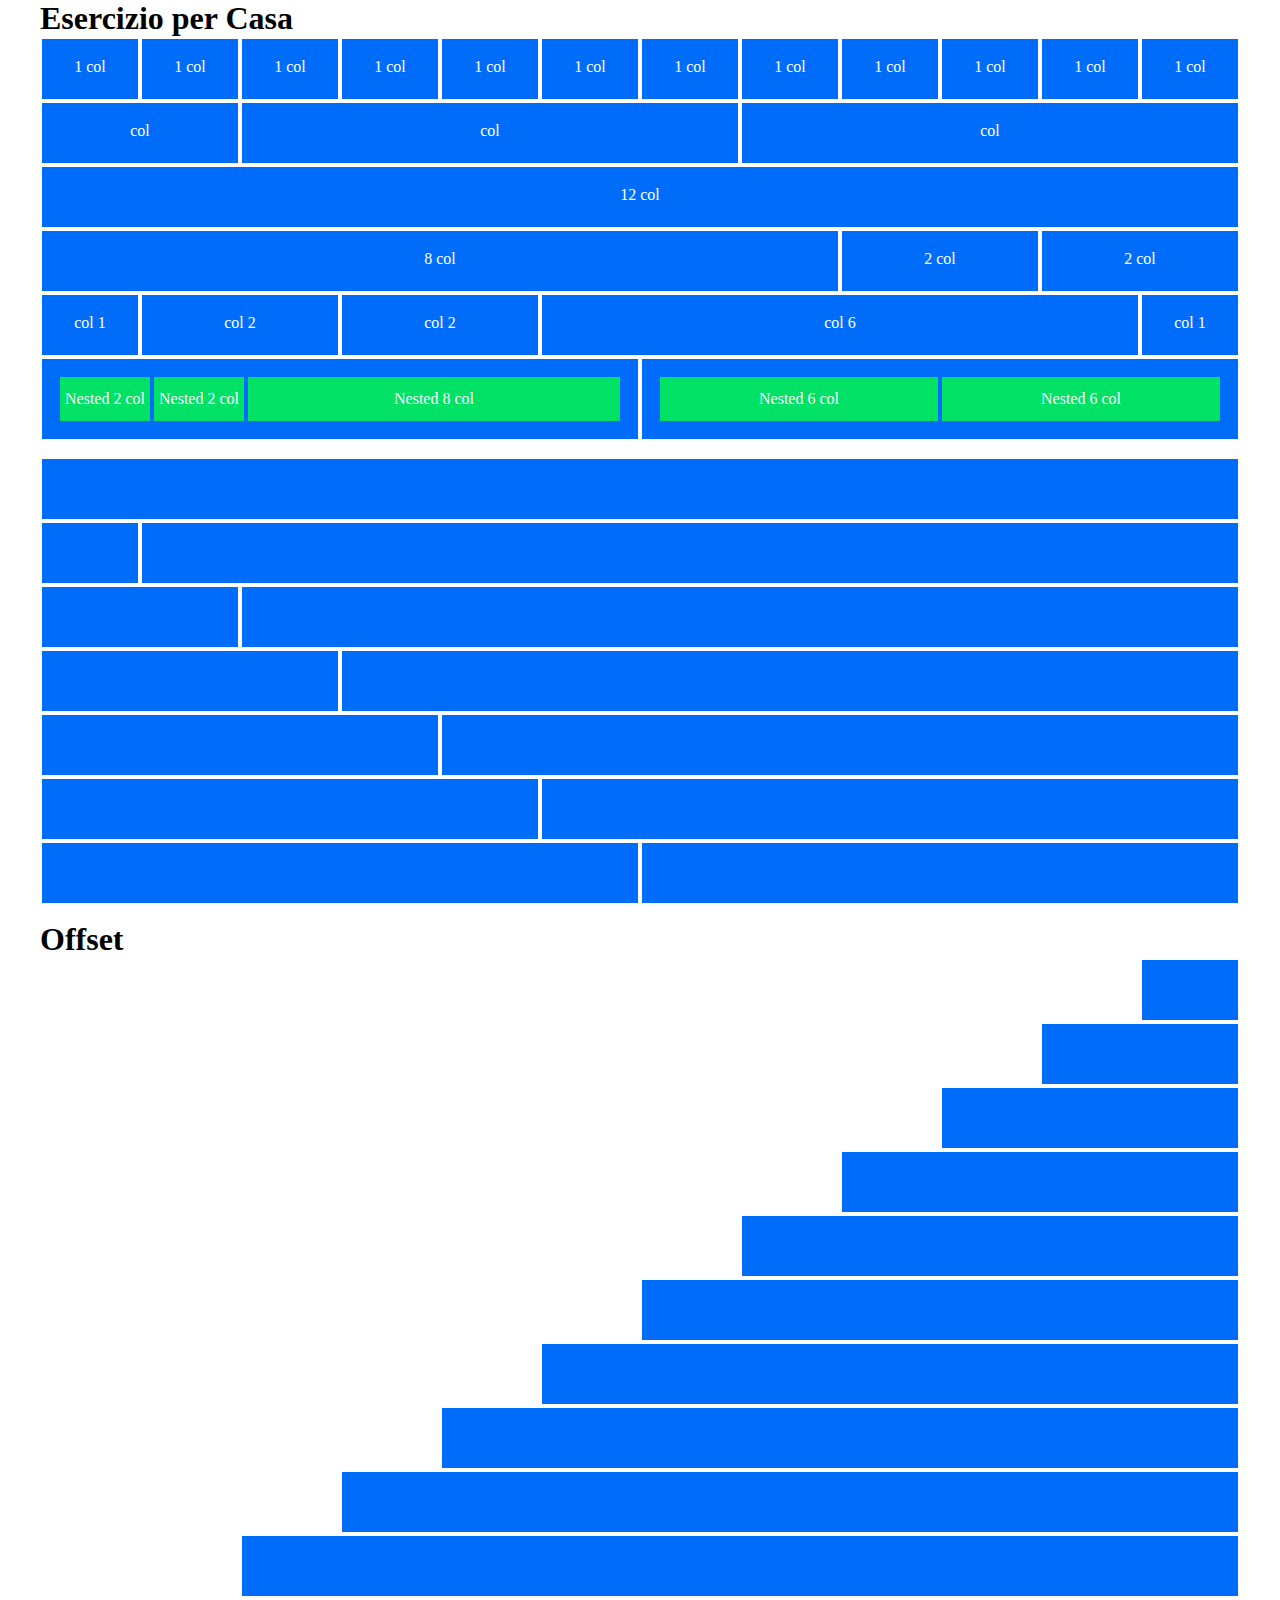
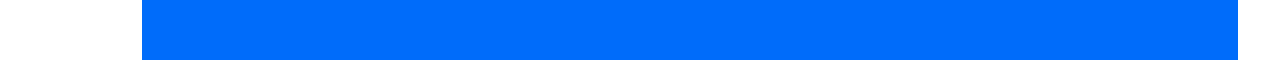
<file: index.html>
<!DOCTYPE html>
<html lang="en">
<head>
    <meta charset="UTF-8">
    <meta http-equiv="X-UA-Compatible" content="IE=edge">
    <meta name="viewport" content="width=device-width, initial-scale=1.0">
    <title>html-css-12bool</title>

    <link rel="stylesheet" href="12bool.css">
    <link rel="stylesheet" href="style.css">
</head>
<body>
    <div class="container"> <!--first section, col-x-->
        <h1>Esercizio per Casa</h1>
        <div class="row">
            <div class="blue-object col-1">1 col</div>
            <div class="blue-object col-1">1 col</div>
            <div class="blue-object col-1">1 col</div>
            <div class="blue-object col-1">1 col</div>
            <div class="blue-object col-1">1 col</div>
            <div class="blue-object col-1">1 col</div>
            <div class="blue-object col-1">1 col</div>
            <div class="blue-object col-1">1 col</div>
            <div class="blue-object col-1">1 col</div>
            <div class="blue-object col-1">1 col</div>
            <div class="blue-object col-1">1 col</div>
            <div class="blue-object col-1">1 col</div>
        </div>

        <div class="row">
            <div class="blue-object col-2">col</div>
            <div class="blue-object col-5">col</div>
            <div class="blue-object col-5">col</div>
        </div>

        <div class="row">
            <div class="blue-object col-12">12 col</div>
        </div>

        <div class="row">
            <div class="blue-object col-8">8 col</div>
            <div class="blue-object col-2">2 col</div>
            <div class="blue-object col-2">2 col</div>
        </div>

        <div class="row">
            <div class="blue-object col-1">col 1</div>
            <div class="blue-object col-2">col 2</div>
            <div class="blue-object col-2">col 2</div>
            <div class="blue-object col-6">col 6</div>
            <div class="blue-object col-1">col 1</div>
        </div>

        <div class="row">
            <div class="blue-container col-6">
                <div class="row">
                    <div class="nested-object col-2">Nested 2 col</div>
                    <div class="nested-object col-2">Nested 2 col</div>
                    <div class="nested-object col-8">Nested 8 col</div>
                </div>
            </div>
            <div class="blue-container col-6">
                <div class="row">
                    <div class="nested-object col-6">Nested 6 col</div>
                    <div class="nested-object col-6">Nested 6 col</div>
                </div>
            </div>
        </div>
    </div>

    <div class="container"> <!--second section implementing generic col feature-->
        <div class="row">
            <div class="blue-object col-12"></div>
        </div>
        <div class="row">
            <div class="blue-object col-1"></div>
            <div class="blue-object col"></div>
        </div>
        <div class="row">
            <div class="blue-object col-2"></div>
            <div class="blue-object col"></div>
        </div>
        <div class="row">
            <div class="blue-object col-3"></div>
            <div class="blue-object col"></div>
        </div>
        <div class="row">
            <div class="blue-object col-4"></div>
            <div class="blue-object col"></div>
        </div>
        <div class="row">
            <div class="blue-object col-5"></div>
            <div class="blue-object col"></div>
        </div>
        <div class="row">
            <div class="blue-object col-6"></div>
            <div class="blue-object col"></div>
        </div>
    </div>

    <div class="container"> <!--third section, Offset implementation-->
        <h1>Offset</h1>
        <div class="row">
            <div class="blue-object col col-offset-11"></div>
        </div>
        <div class="row">
            <div class="blue-object col col-offset-10"></div>
        </div>
        <div class="row">
            <div class="blue-object col col-offset-9"></div>
        </div>
        <div class="row">
            <div class="blue-object col col-offset-8"></div>
        </div>
        <div class="row">
            <div class="blue-object col col-offset-7"></div>
        </div>
        <div class="row">
            <div class="blue-object col col-offset-6"></div>
        </div>
        <div class="row">
            <div class="blue-object col col-offset-5"></div>
        </div>
        <div class="row">
            <div class="blue-object col col-offset-4"></div>
        </div>
        <div class="row">
            <div class="blue-object col col-offset-3"></div>
        </div>
        <div class="row">
            <div class="blue-object col col-offset-2"></div>
        </div>
        <div class="row">
            <div class="blue-object col col-offset-1"></div>
        </div>
    </div>
</body>
</html>
</file>
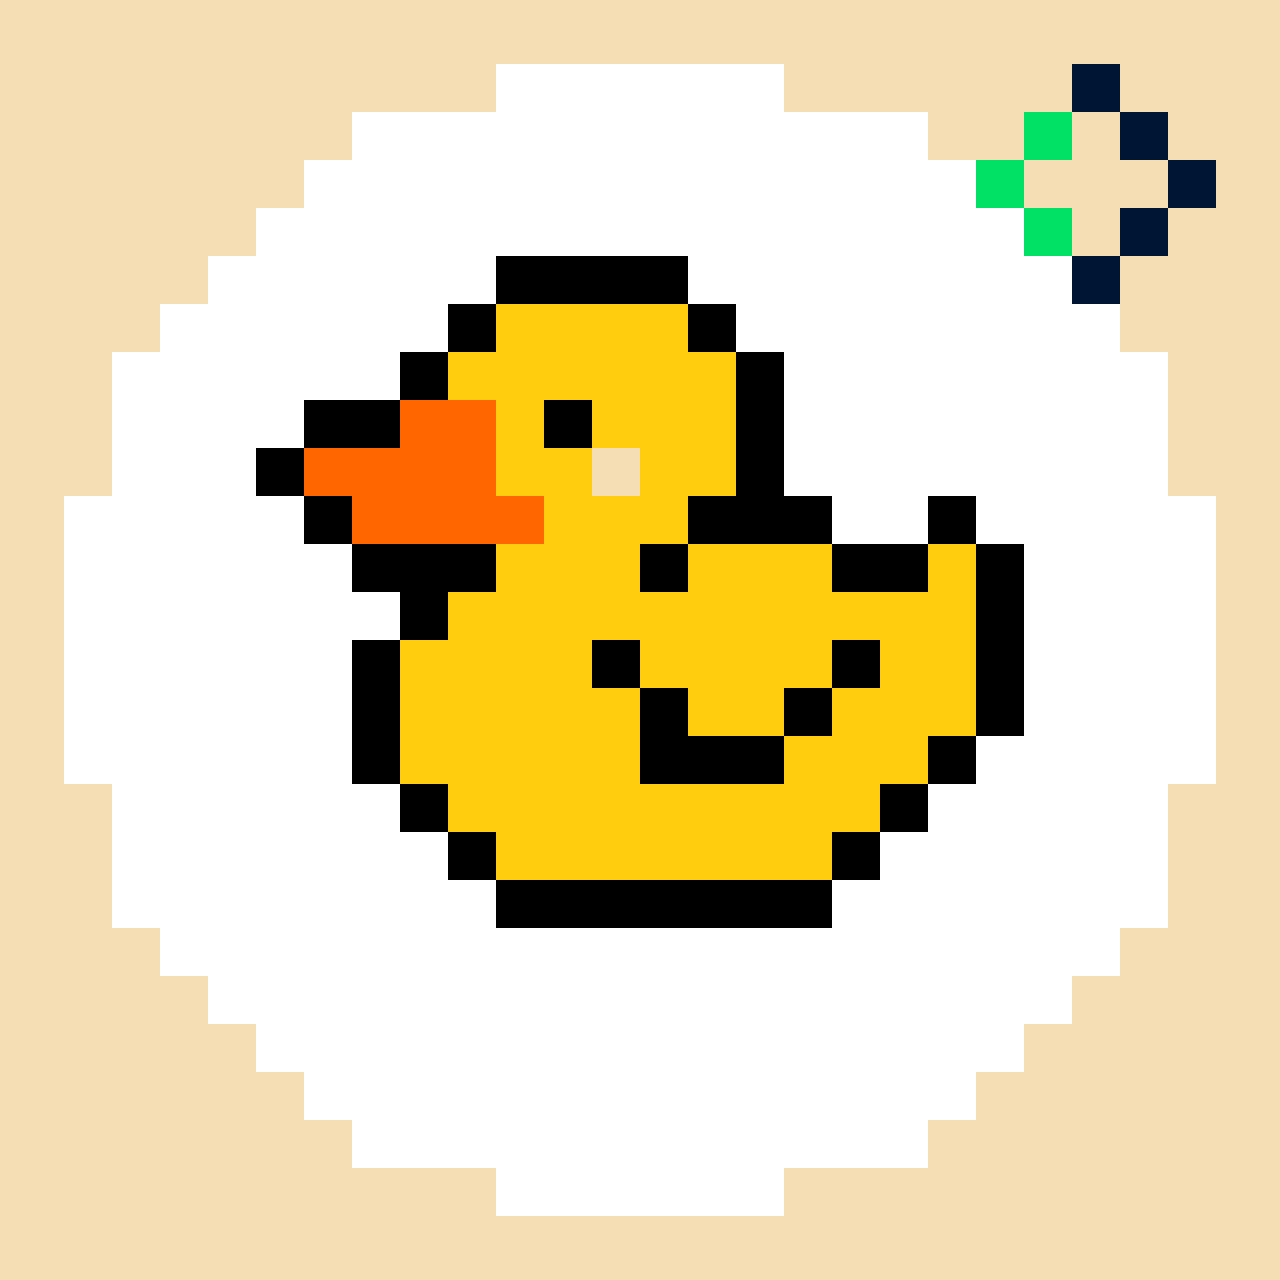
<file: bonus/index.html>
<!DOCTYPE html>
<html lang="en">
<head>
    <meta charset="UTF-8">
    <meta http-equiv="X-UA-Compatible" content="IE=edge">
    <meta name="viewport" content="width=device-width, initial-scale=1.0">
    <title>duck!</title>

    <link rel="stylesheet" href="./../12bool.css">
    <link rel="stylesheet" href="style.css">
</head>
<body>
    <div class="container">
        <div class="row">
            <div class="col-6">
                <div class="row">
                    <div class="col-3 col-offset-9 bg-white"></div><!--1st row-->
                </div>

                <div class="row">
                    <div class="col-6 col-offset-6 bg-white"></div><!--2nd row-->
                </div>

                <div class="row">
                    <div class="col-7 col-offset-5 bg-white"></div><!--3rd row-->
                </div>

                <div class="row">
                    <div class="col-8 col-offset-4 bg-white"></div><!--4th row-->
                </div>

                <div class="row">
                    <div class="col-6 col-offset-3 bg-white"></div><!--5th row-->
                    <div class="col-3 bg-black"></div>
                </div>

                <div class="row">
                    <div class="col-6 col-offset-2 bg-white"></div><!--6th row-->
                    <div class="col-1 bg-black"></div>
                    <div class="col-3 bg-yellow"></div>
                </div>

                <div class="row">
                    <div class="col-6 col-offset-1 bg-white"></div><!--7th row-->
                    <div class="col-1 bg-black"></div>
                    <div class="col-4 bg-yellow"></div>
                </div>

                <div class="row">
                    <div class="col-4 col-offset-1 bg-white"></div><!--8th row-->
                    <div class="col-2 bg-black"></div>
                    <div class="col-2 bg-orange"></div>
                    <div class="col-1 bg-yellow"></div>
                    <div class="col-1 bg-black"></div>
                    <div class="col-1 bg-yellow"></div>
                </div>

                <div class="row">
                    <div class="col-3 col-offset-1  bg-white"></div><!--9th row-->
                    <div class="col-1 bg-black"></div>
                    <div class="col-4 bg-orange"></div>
                    <div class="col-2 bg-yellow"></div>
                </div>

                <div class="row">
                    <div class="col-5 bg-white"></div><!--10th row-->
                    <div class="col-1 bg-black"></div>
                    <div class="col-4 bg-orange"></div>
                    <div class="col-2 bg-yellow"></div>
                </div>

                <div class="row">
                    <div class="col-6 bg-white"></div><!--11th row-->
                    <div class="col-3 bg-black"></div>
                    <div class="col-3 bg-yellow"></div>
                </div>

                <div class="row">
                    <div class="col-7 bg-white"></div><!--12th row-->
                    <div class="col-1 bg-black"></div>
                    <div class="col-4 bg-yellow"></div>
                </div>

                <div class="row">
                    <div class="col-6 bg-white"></div><!--13th row-->
                    <div class="col-1 bg-black"></div>
                    <div class="col-4 bg-yellow"></div>
                    <div class="col-1 bg-black"></div>
                </div>

                <div class="row">
                    <div class="col-6 bg-white"></div><!--14th row-->
                    <div class="col-1 bg-black"></div>
                    <div class="col-5 bg-yellow"></div>
                </div>

                <div class="row">
                    <div class="col-6 bg-white"></div><!--15th row-->
                    <div class="col-1 bg-black"></div>
                    <div class="col-5 bg-yellow"></div>
                </div>

                <div class="row"><!--16th row-->
                    <div class="col-6 col-offset-1 bg-white"></div>
                    <div class="col-1 bg-black"></div>
                    <div class="col-4 bg-yellow"></div>
                </div>

                <div class="row"><!--17th row-->
                    <div class="col-7 col-offset-1 bg-white"></div>
                    <div class="col-1 bg-black"></div>
                    <div class="col-3 bg-yellow"></div>
                </div>

                <div class="row">
                    <div class="col-8 col-offset-1 bg-white"></div>
                    <div class="col-3 bg-black"></div><!--18th row-->
                </div>

                <div class="row"><!--19th row-->
                    <div class="col-10 col-offset-2 bg-white"></div>
                </div>
                <div class="row"><!--20th row-->
                    <div class="col-9 col-offset-3 bg-white"></div>
                </div>
                <div class="row"><!--21th row-->
                    <div class="col-8 col-offset-4 bg-white"></div>
                </div>
                <div class="row"><!--22th row-->
                    <div class="col-7 col-offset-5 bg-white"></div>
                </div>
                <div class="row"><!--23th row-->
                    <div class="col-6 col-offset-6 bg-white"></div>
                </div>
                <div class="row"><!--24th row-->
                    <div class="col-3 col-offset-9 bg-white"></div>
                </div>

            </div>
            <div class="col-6">
                <div class="row">
                    <div class="col-3 bg-white"></div><!--1st row-->
                    <div class="col-1 col-offset-6 bg-blue"></div>
                </div>

                <div class="row">
                    <div class="col-6 bg-white"></div><!--2nd row-->
                    <div class="col-1 col-offset-2 bg-green"></div>
                    <div class="col-1 col-offset-1 bg-blue"></div>
                </div>

                <div class="row">
                    <div class="col-7 bg-white"></div><!--3rd row-->
                    <div class="col-1 bg-green"></div>
                    <div class="col-1 col-offset-3 bg-blue"></div>
                </div>

                <div class="row">
                    <div class="col-8 bg-white"></div><!--4th row-->
                    <div class="col-1 bg-green"></div>
                    <div class="col-1 col-offset-1 bg-blue"></div>
                </div>

                <div class="row">
                    <div class="col-1 bg-black"></div><!--5th row-->
                    <div class="col-8 bg-white"></div>
                    <div class="col-1 bg-blue"></div>
                </div>

                <div class="row">
                    <div class="col-1 bg-yellow"></div><!--6th row-->
                    <div class="col-1 bg-black"></div>
                    <div class="col-8 bg-white"></div>
                </div>

                <div class="row">
                    <div class="col-2 bg-yellow"></div><!--7th row-->
                    <div class="col-1 bg-black"></div>
                    <div class="col-8 bg-white"></div>
                </div>

                <div class="row">
                    <div class="col-2 bg-yellow"></div><!--8th row-->
                    <div class="col-1 bg-black"></div>
                    <div class="col-8 bg-white"></div>
                </div>

                <div class="row">
                    <div class="col-2 bg-yellow"></div><!--9th row-->
                    <div class="col-1 bg-black"></div>
                    <div class="col-8 bg-white"></div>
                </div>

                <div class="row">
                    <div class="col-1 bg-yellow"></div><!--10th row-->
                    <div class="col-3 bg-black"></div>
                    <div class="col-2 bg-white"></div>
                    <div class="col-1 bg-black"></div>
                    <div class="col-5 bg-white"></div>
                </div>

                <div class="row">
                    <div class="col-1 bg-black"></div><!--11th row-->
                    <div class="col-3 bg-yellow"></div>
                    <div class="col-2 bg-black"></div>
                    <div class="col-1 bg-yellow"></div>
                    <div class="col-1 bg-black"></div>
                    <div class="col-4 bg-white"></div>
                </div>

                <div class="row">
                    <div class="col-7 bg-yellow"></div><!--12th row-->
                    <div class="col-1 bg-black"></div>
                    <div class="col-4 bg-white"></div>
                </div>

                <div class="row">
                    <div class="col-4 bg-yellow"></div><!--13th row-->
                    <div class="col-1 bg-black"></div>
                    <div class="col-2 bg-yellow"></div>
                    <div class="col-1 bg-black"></div>
                    <div class="col-4 bg-white"></div>
                </div>

                <div class="row">
                    <div class="col-1 bg-black"></div><!--14th row-->
                    <div class="col-2 bg-yellow"></div>
                    <div class="col-1 bg-black"></div>
                    <div class="col-3 bg-yellow"></div>
                    <div class="col-1 bg-black"></div>
                    <div class="col-4 bg-white"></div>
                </div>

                <div class="row">
                    <div class="col-3 bg-black"></div><!--15th row-->
                    <div class="col-3 bg-yellow"></div>
                    <div class="col-1 bg-black"></div>
                    <div class="col-5 bg-white"></div>
                </div>

                <div class="row">
                    <div class="col-5 bg-yellow"></div><!--16th row-->
                    <div class="col-1 bg-black"></div>
                    <div class="col-5 bg-white"></div>
                </div>

                <div class="row">
                    <div class="col-4 bg-yellow"></div><!--17th row-->
                    <div class="col-1 bg-black"></div>
                    <div class="col-6 bg-white"></div>
                </div>

                <div class="row">
                    <div class="col-4 bg-black"></div><!--18th row-->
                    <div class="col-7 bg-white"></div>
                </div>

                <div class="row"><!--19th row-->
                    <div class="col-10 bg-white"></div>
                </div>
                <div class="row"><!--20th row-->
                    <div class="col-9 bg-white"></div>
                </div>
                <div class="row"><!--21th row-->
                    <div class="col-8 bg-white"></div>
                </div>
                <div class="row"><!--22th row-->
                    <div class="col-7 bg-white"></div>
                </div>
                <div class="row"><!--23th row-->
                    <div class="col-6 bg-white"></div>
                </div>
                <div class="row"><!--24th row-->
                    <div class="col-3 bg-white"></div>
                </div>
            </div>
        </div>
    </div>
</body>
</html>
</file>
<file: 12bool.css>
.container{
    max-width: 1200px;
    margin: 0 auto;
}

.row{
    display: flex;
    flex-direction: row;
    flex-wrap: wrap;
}

[class*="col-"]{
    flex: 0 0 auto;
}

.col{
    flex-grow: 1;
    flex-shrink: 0;
    max-width: 100%;
}

.col-1{
    flex-basis: calc((100% / 12) * 1);
    max-width: calc((100% / 12) * 1);
}

.col-2{
    flex-basis: calc((100% / 12) * 2);
    max-width: calc((100% / 12) * 2);
}

.col-3{
    flex-basis: calc((100% / 12) * 3);
    max-width: calc((100% / 12) * 3);
}

.col-4{
    flex-basis: calc((100% / 12) * 4);
    max-width: calc((100% / 12) * 4);
}

.col-5{
    flex-basis: calc((100% / 12) * 5);
    max-width: calc((100% / 12) * 5);
}

.col-6{
    flex-basis: calc((100% / 12) * 6);
    max-width: calc((100% / 12) * 6);
}

.col-7{
    flex-basis: calc((100% / 12) * 7);
    max-width: calc((100% / 12) * 7);
}

.col-8{
    flex-basis: calc((100% / 12) * 8);
    max-width: calc((100% / 12) * 8);
}

.col-9{
    flex-basis: calc((100% / 12) * 9);
    max-width: calc((100% / 12) * 9);
}

.col-10{
    flex-basis: calc((100% / 12) * 10);
    max-width: calc((100% / 12) * 10);
}

.col-11{
    flex-basis: calc((100% / 12) * 11);
    max-width: calc((100% / 12) * 11);
}

.col-12{
    flex-basis: calc((100% / 12) * 12);
    max-width: calc((100% / 12) * 12);
}

/*OFFSET INSTRUCTION*/

.col-offset-1{
    margin-left: calc((100% / 12) * 1);
}

.col-offset-2{
    margin-left: calc((100% / 12) * 2);
}

.col-offset-3{
    margin-left: calc((100% / 12) * 3);
}

.col-offset-4{
    margin-left: calc((100% / 12) * 4);
}

.col-offset-5{
    margin-left: calc((100% / 12) * 5);
}

.col-offset-6{
    margin-left: calc((100% / 12) * 6);
}

.col-offset-7{
    margin-left: calc((100% / 12) * 7);
}

.col-offset-8{
    margin-left: calc((100% / 12) * 8);
}

.col-offset-9{
    margin-left: calc((100% / 12) * 9);
}

.col-offset-10{
    margin-left: calc((100% / 12) * 10);
}

.col-offset-11{
    margin-left: calc((100% / 12) * 11);
}

.col-offset-12{
    margin-left: calc((100% / 12) * 12);
}
</file>
<file: style.css>
/*RESET*/

*{
    margin: 0;
    padding: 0;
    box-sizing: border-box;
}

body>div.container{
    margin-bottom: 1rem;
}

.blue-object{
    height: 4rem;
    border: 2px solid white;
    color: white;
    line-height: 3.5rem;
    text-align: center;
    background-color: #006cfa;
}

.blue-container{
    border: 2px solid white;
    color: white;
    text-align: center;
    background-color: #006cfa;
    padding: 1rem;
}

.nested-object{
    height: 3rem;
    border: 2px solid #006cfa;
    color: white;
    line-height: 2.8rem;
    text-align: center;
    background-color: #01e165;
}
</file>
<file: bonus/style.css>
/*RESET*/

*{
    margin: 0;
    padding: 0;
    box-sizing: border-box;
}

/*utilities*/

.bg-white{
    background-color: white;
}

.bg-black{
    background-color: black;
}

.bg-orange{
    background-color: #ff6600;
}

.bg-yellow{
    background-color: #ffcd0d;
}

.bg-green{
    background-color: #00e165;
}

.bg-blue{
    background-color: #001533;
}

/*framework patch*/

.col-1{
    aspect-ratio: 1 / 1;
}

.col-2{
    aspect-ratio: 2 / 1;
}

.col-3{
    aspect-ratio: 3 / 1;
}

.col-4{
    aspect-ratio: 4 / 1;
}

.col-5{
    aspect-ratio: 5 / 1;
}

.col-6{
    aspect-ratio: 6 / 1;
}

.col-7{
    aspect-ratio: 7 / 1;
}

.col-8{
    aspect-ratio: 8 / 1;
}

.col-9{
    aspect-ratio: 9 / 1;
}

.col-10{
    aspect-ratio: 10 / 1;
}

.col-{
    aspect-ratio: 11 / 1;
}

.col-12{
    aspect-ratio: 12 / 1;
}

/*style*/

body{
    padding: 5%;
    background-color: wheat;
}

.container>.row{
    width: 100%;
}

.row{
    flex-grow: 1;
}
</file>
